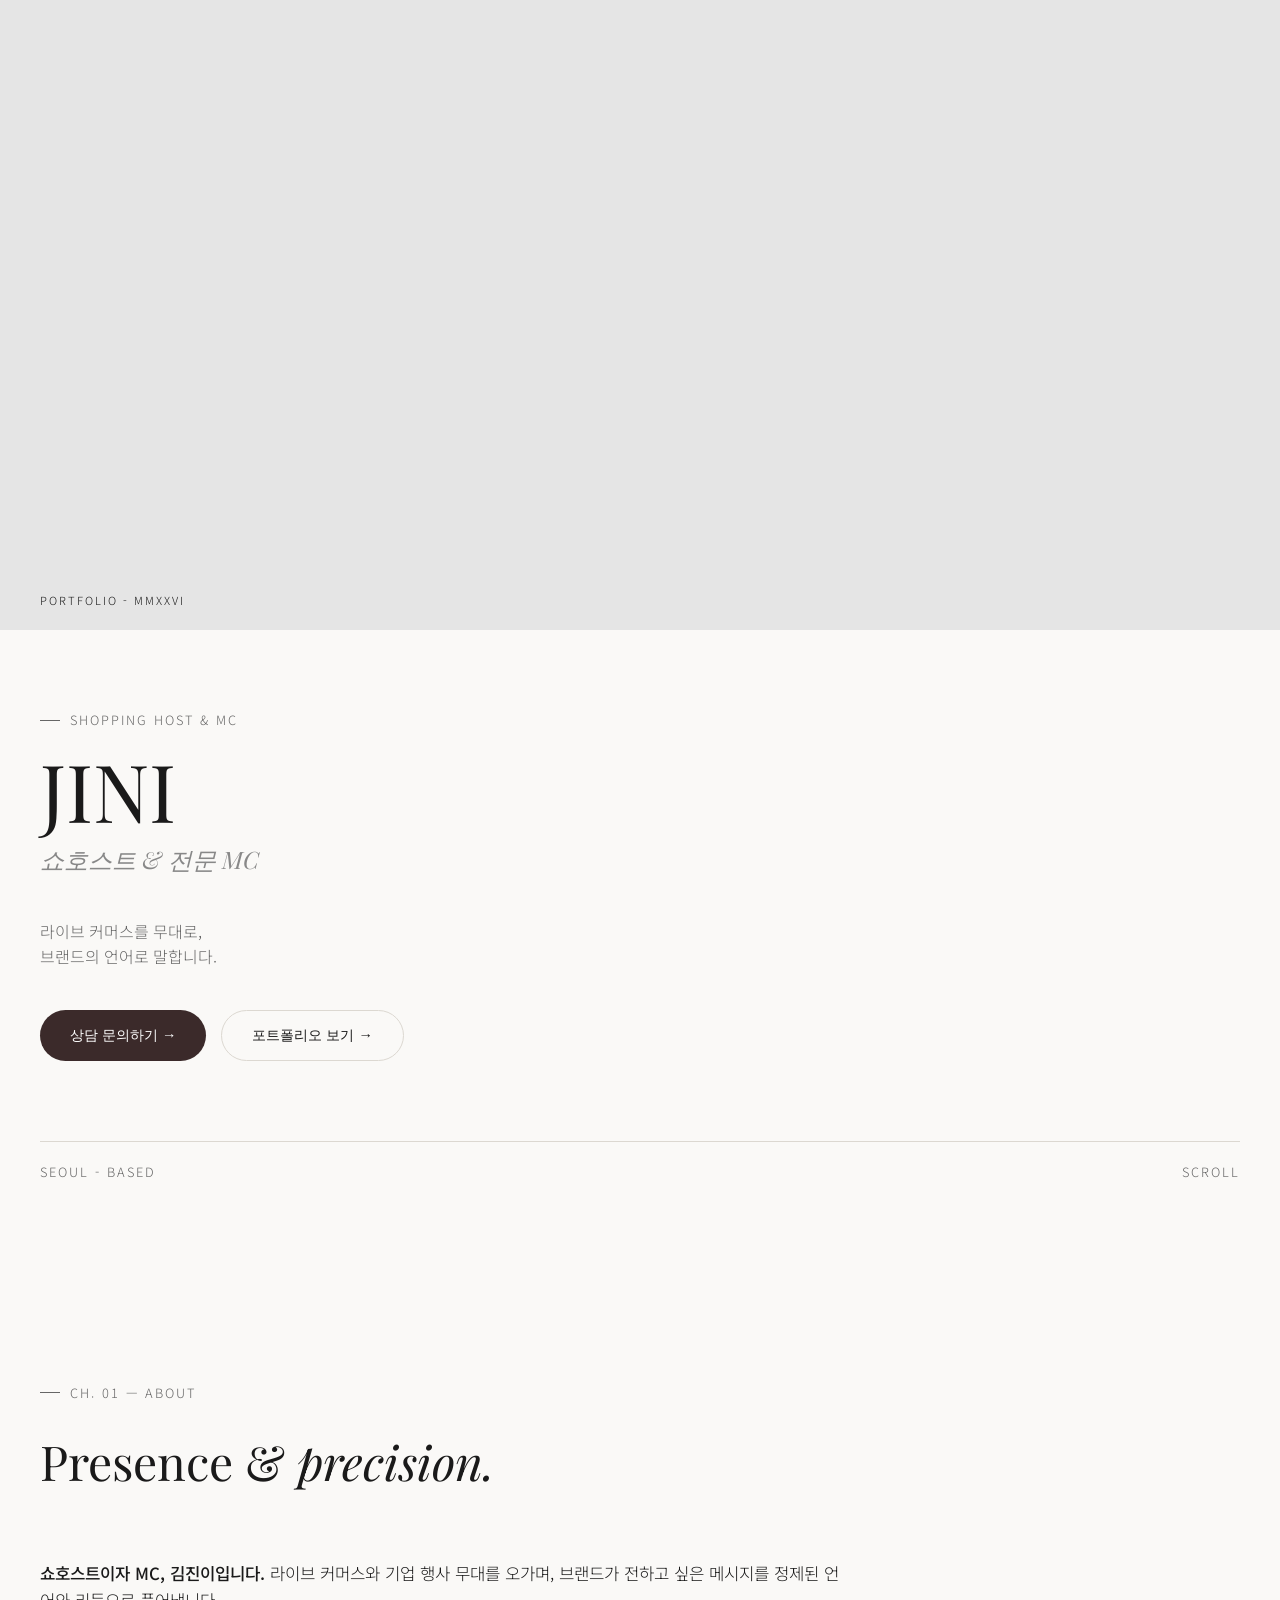
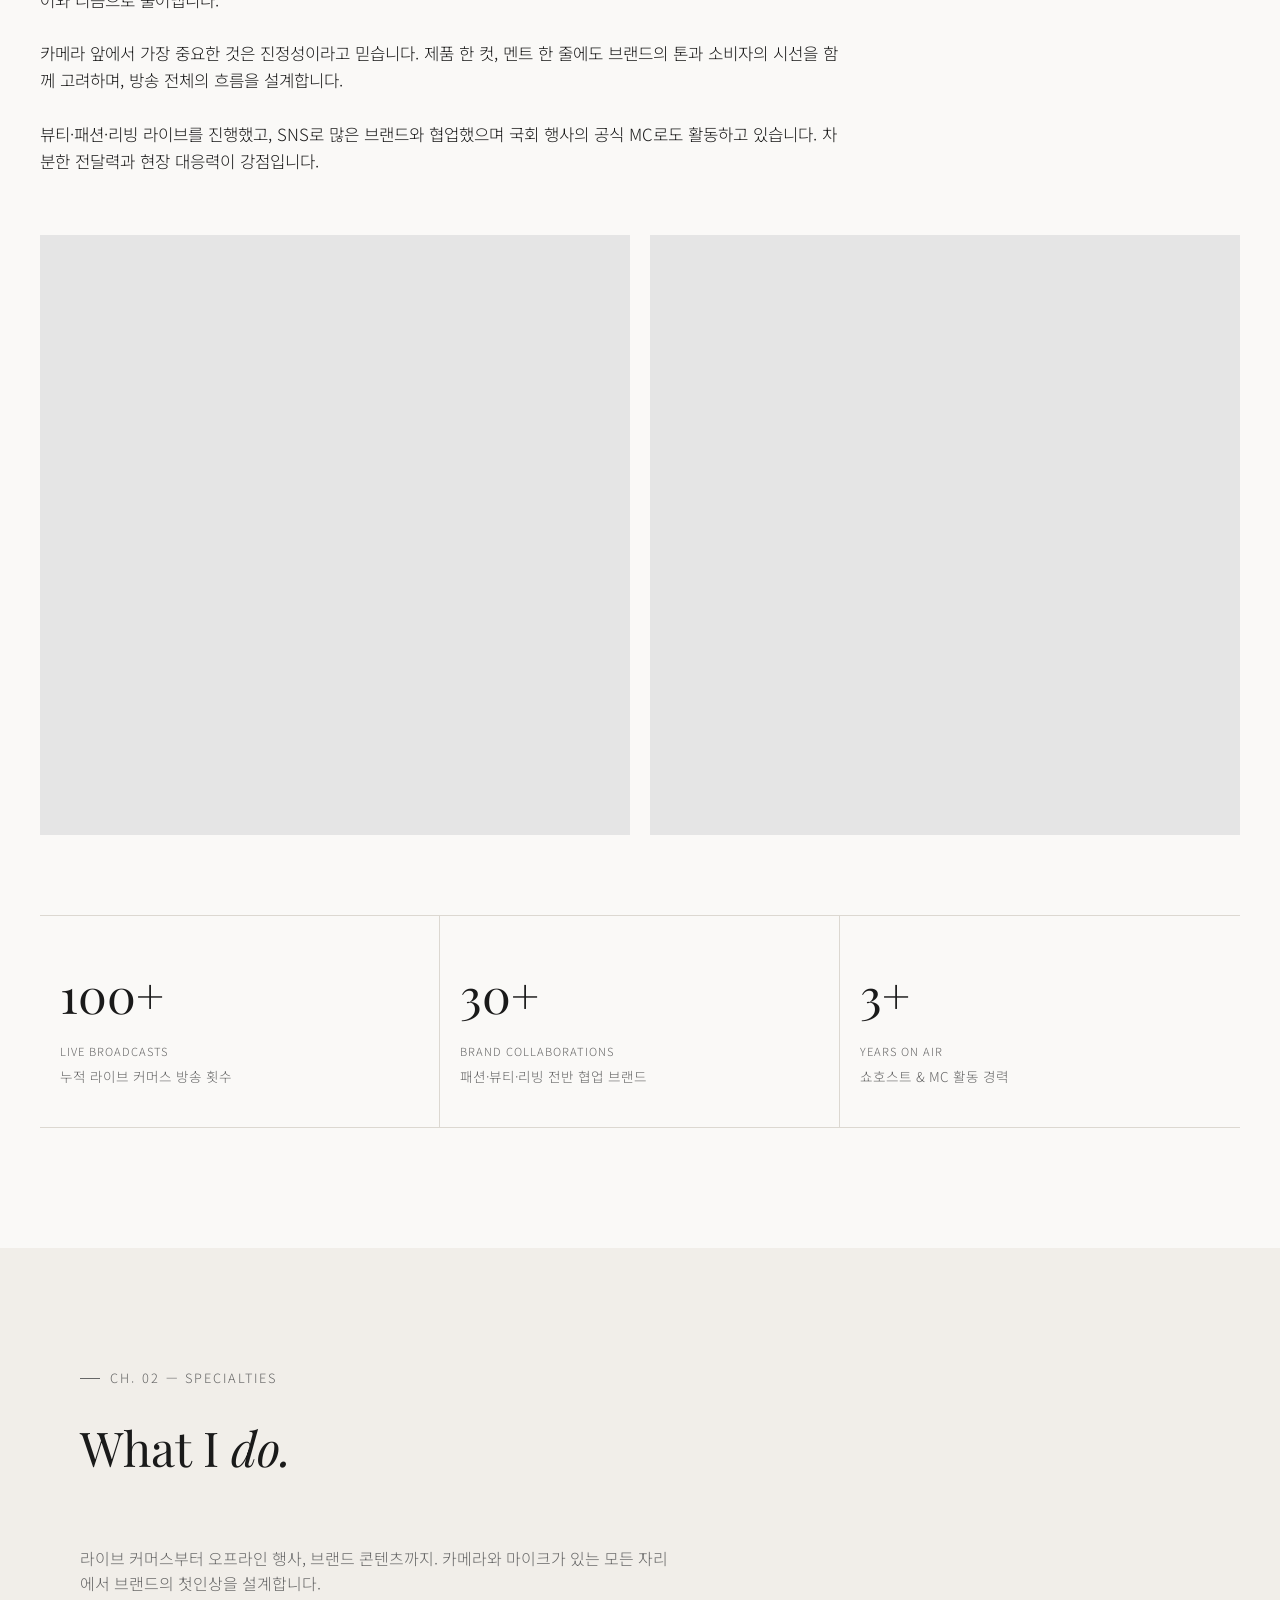
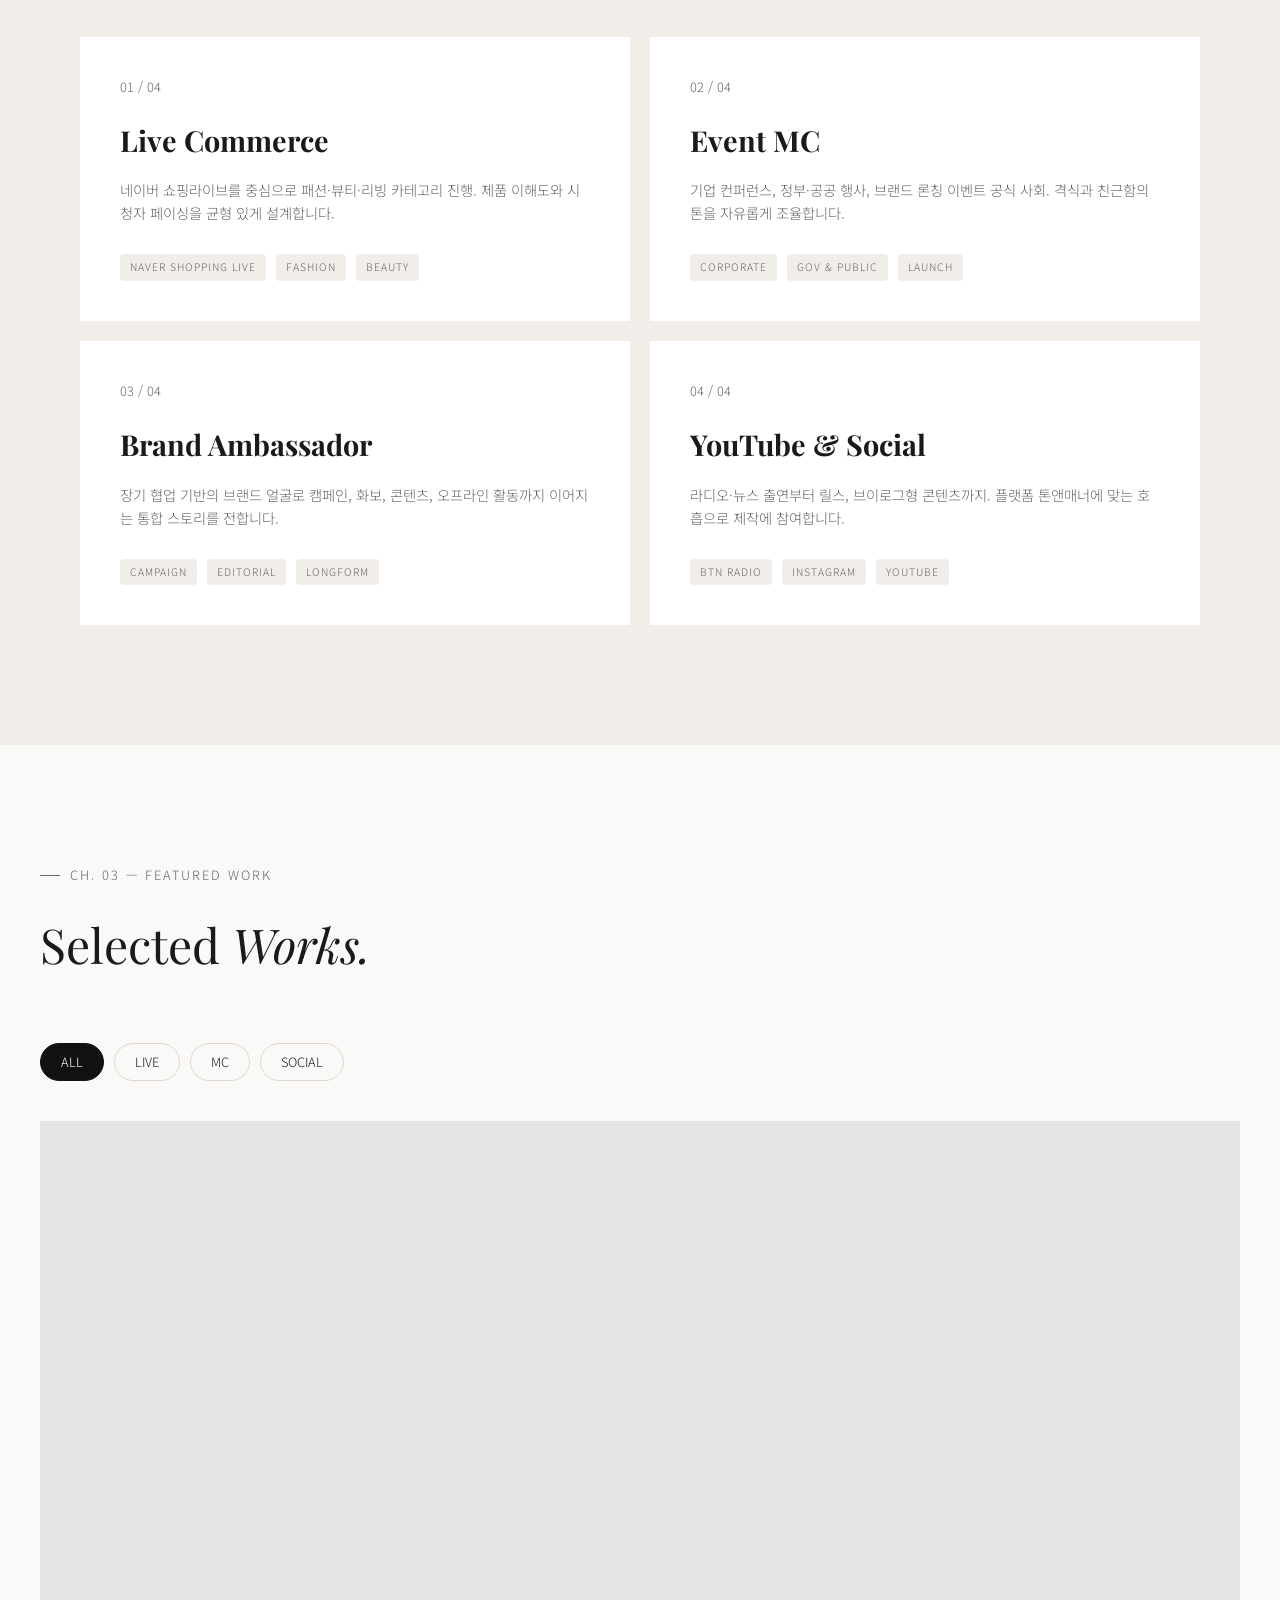
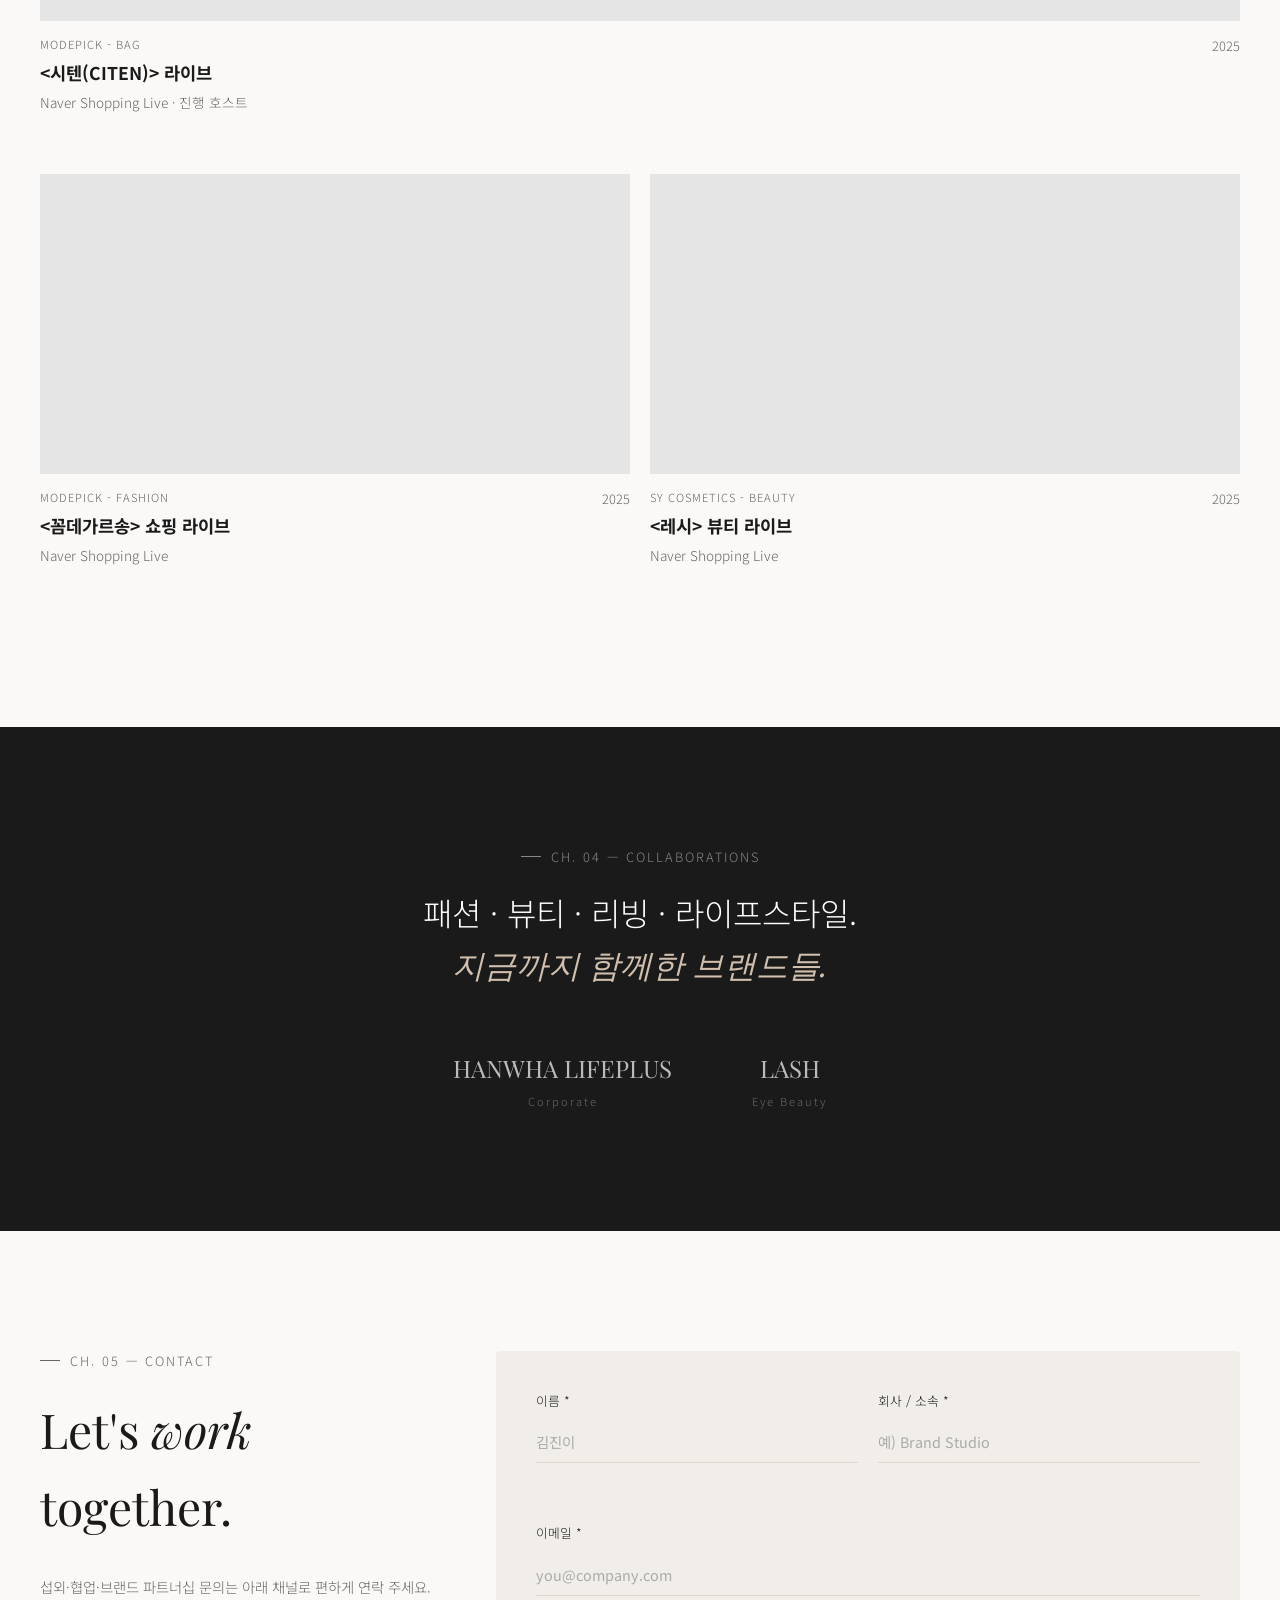
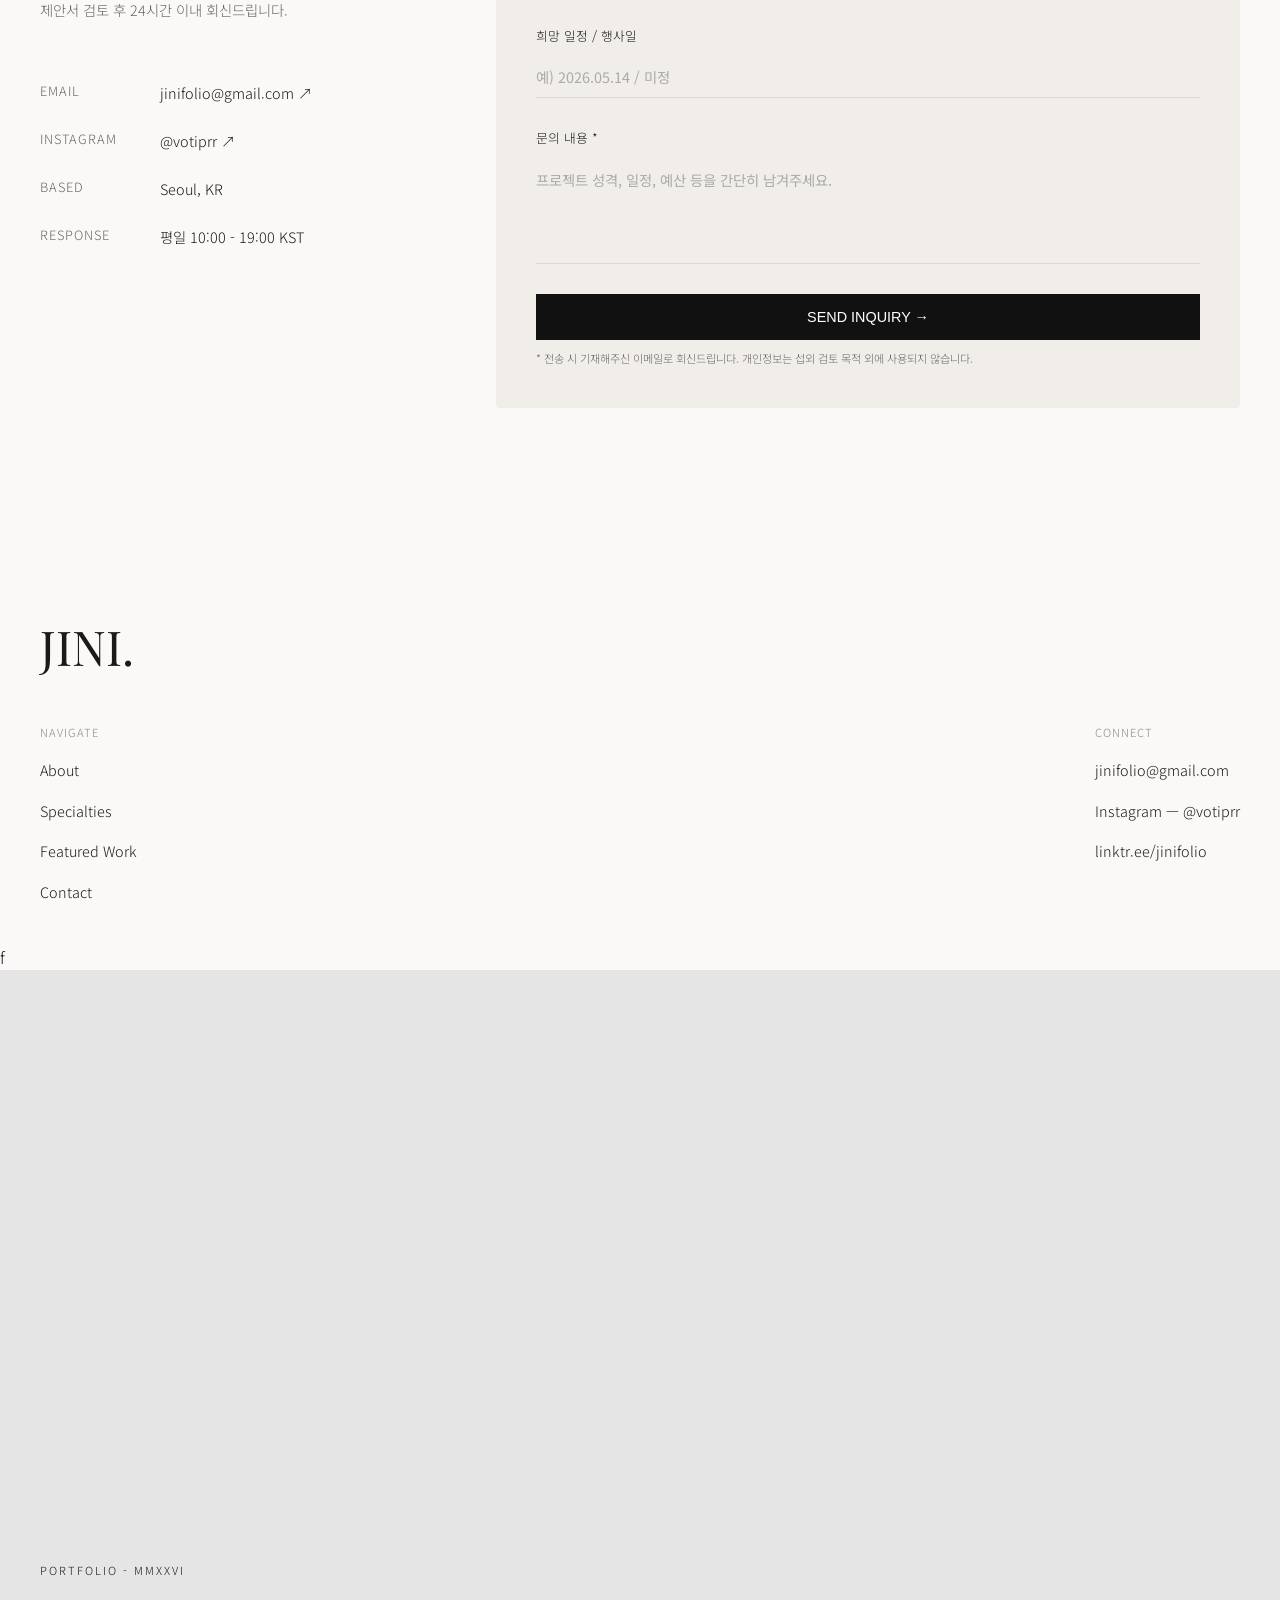
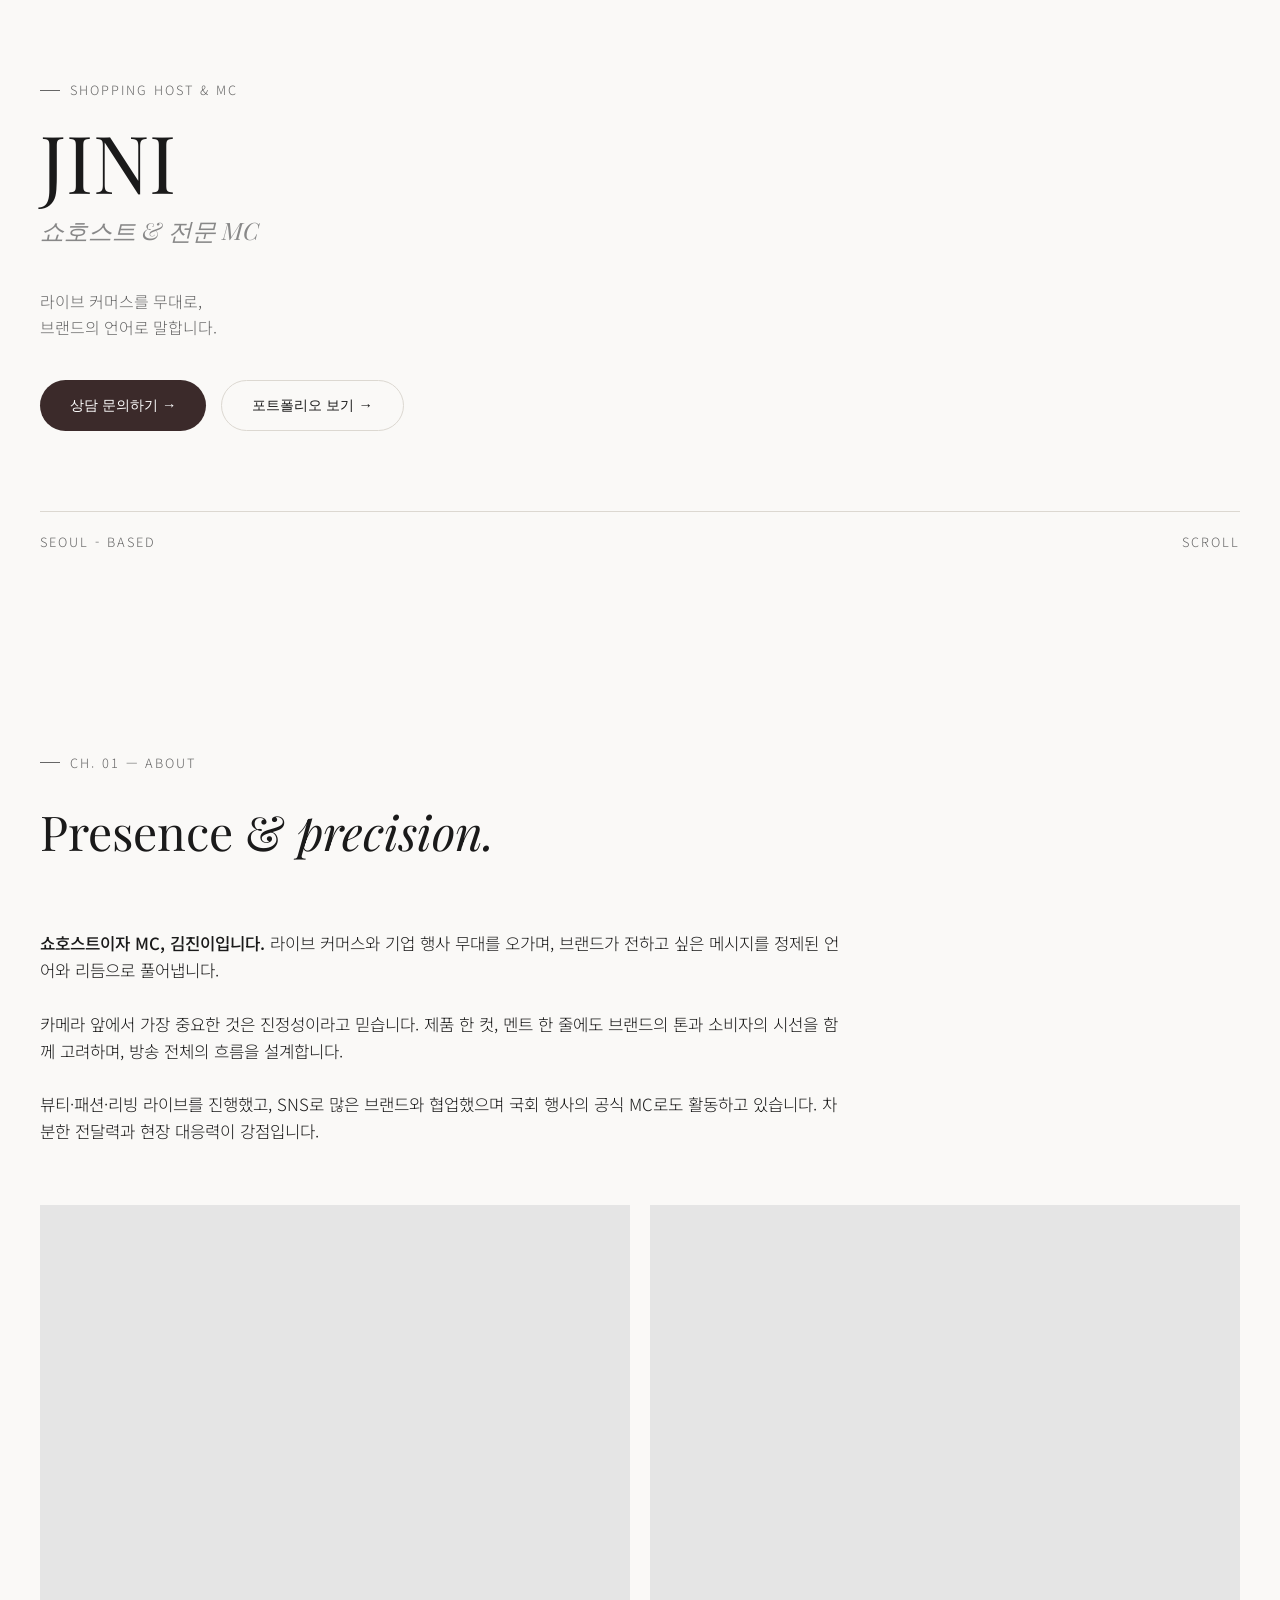
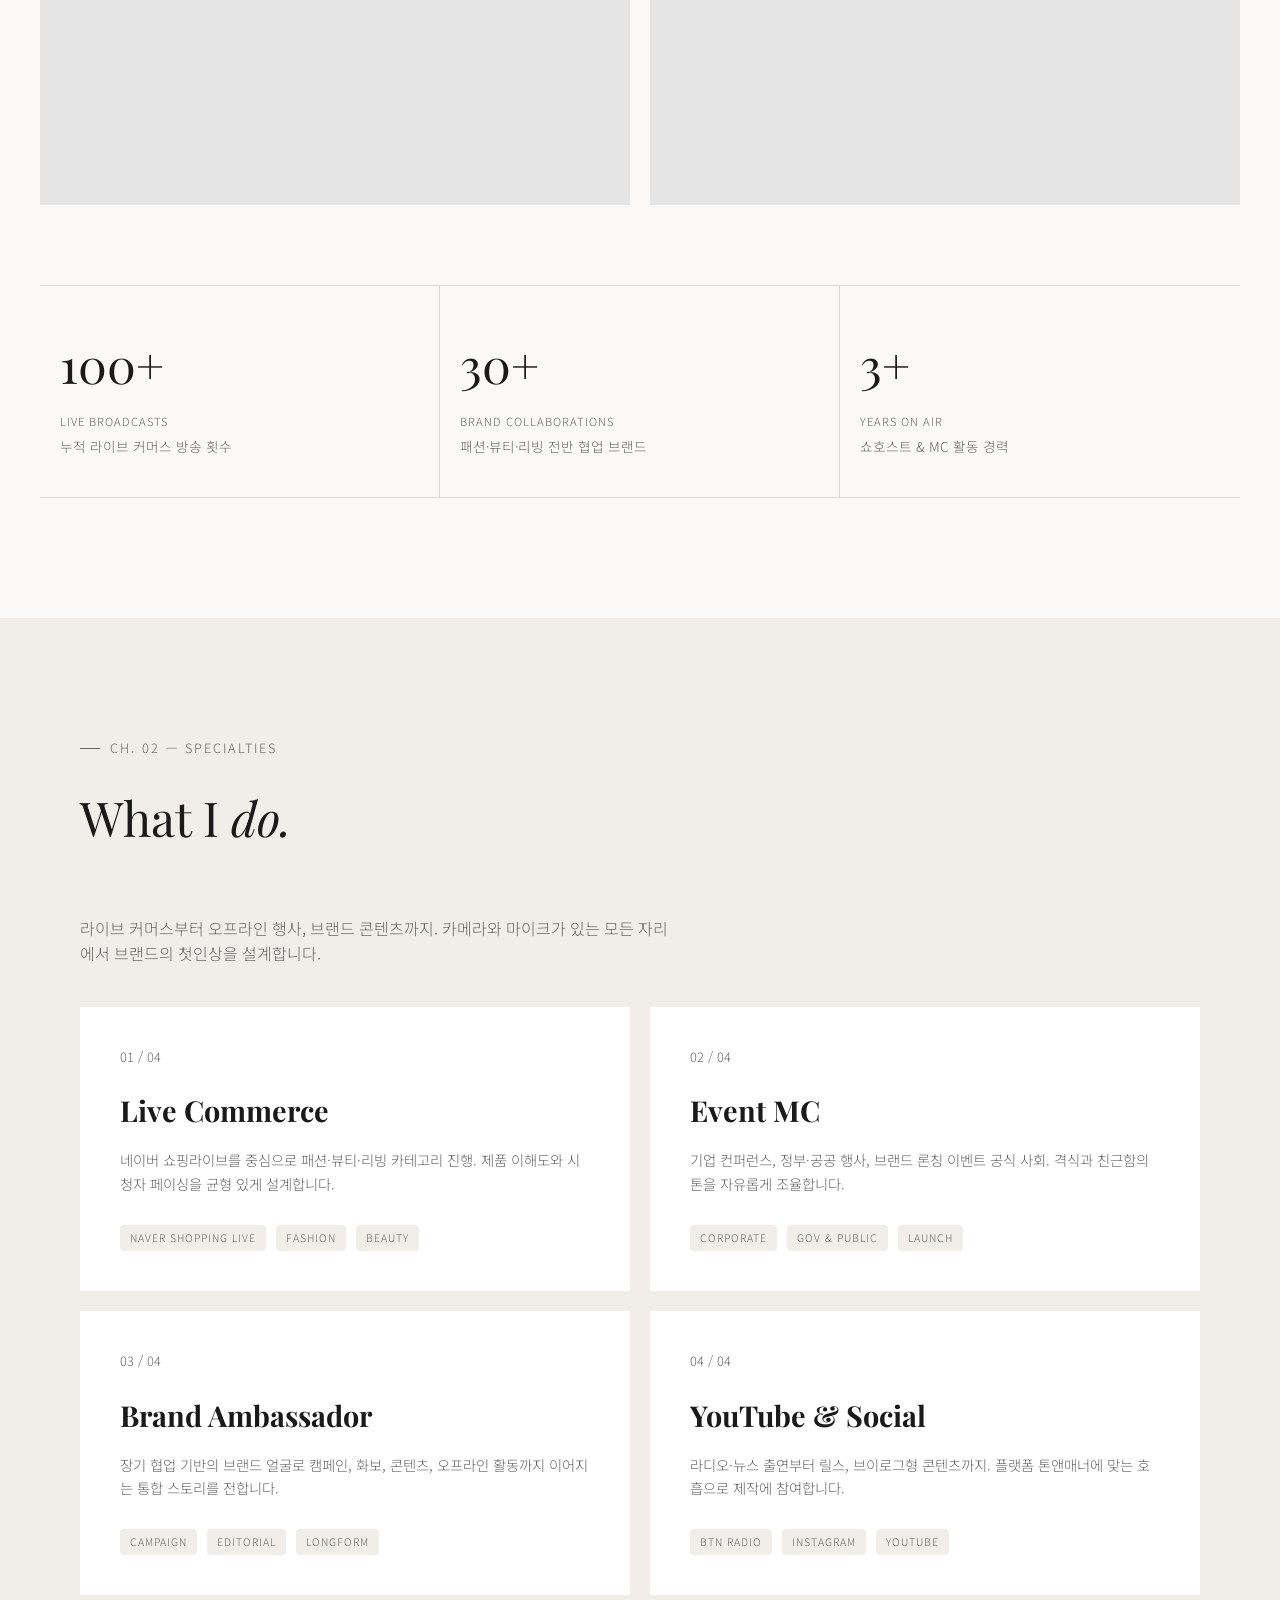
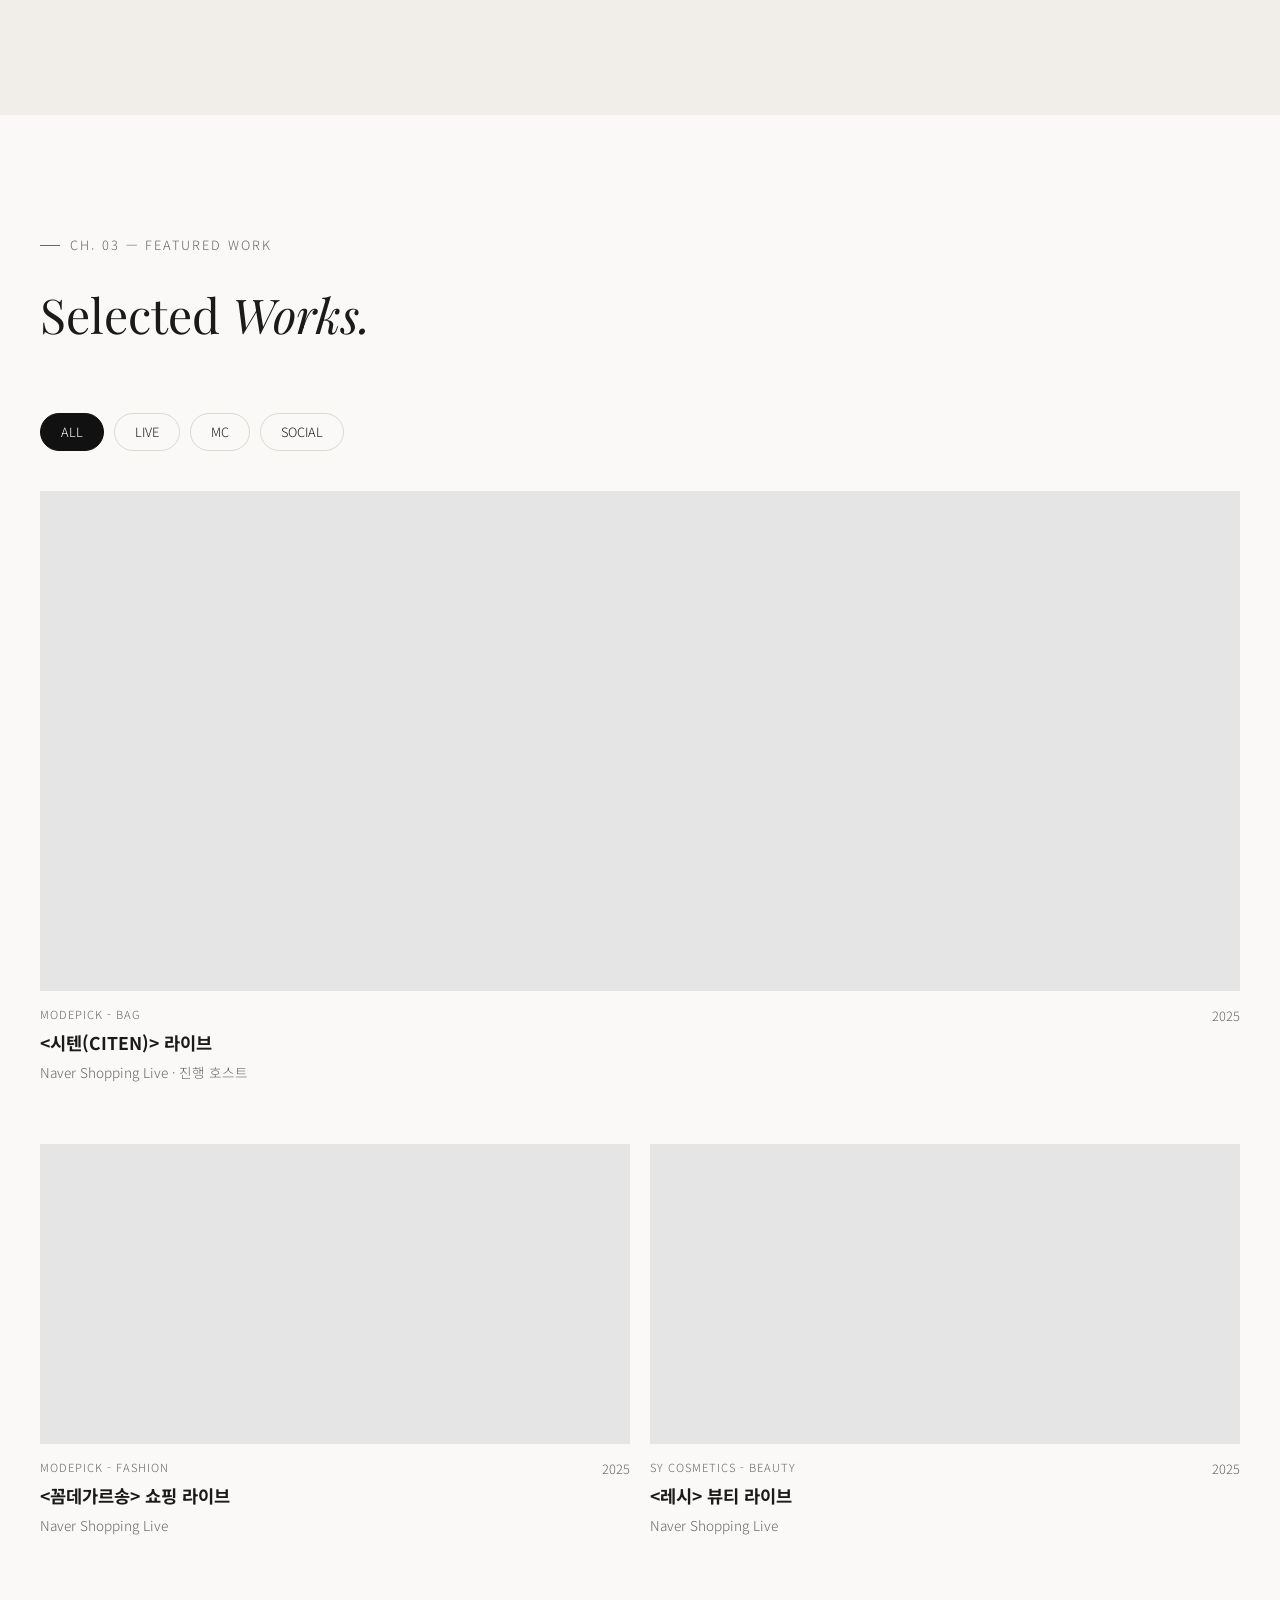
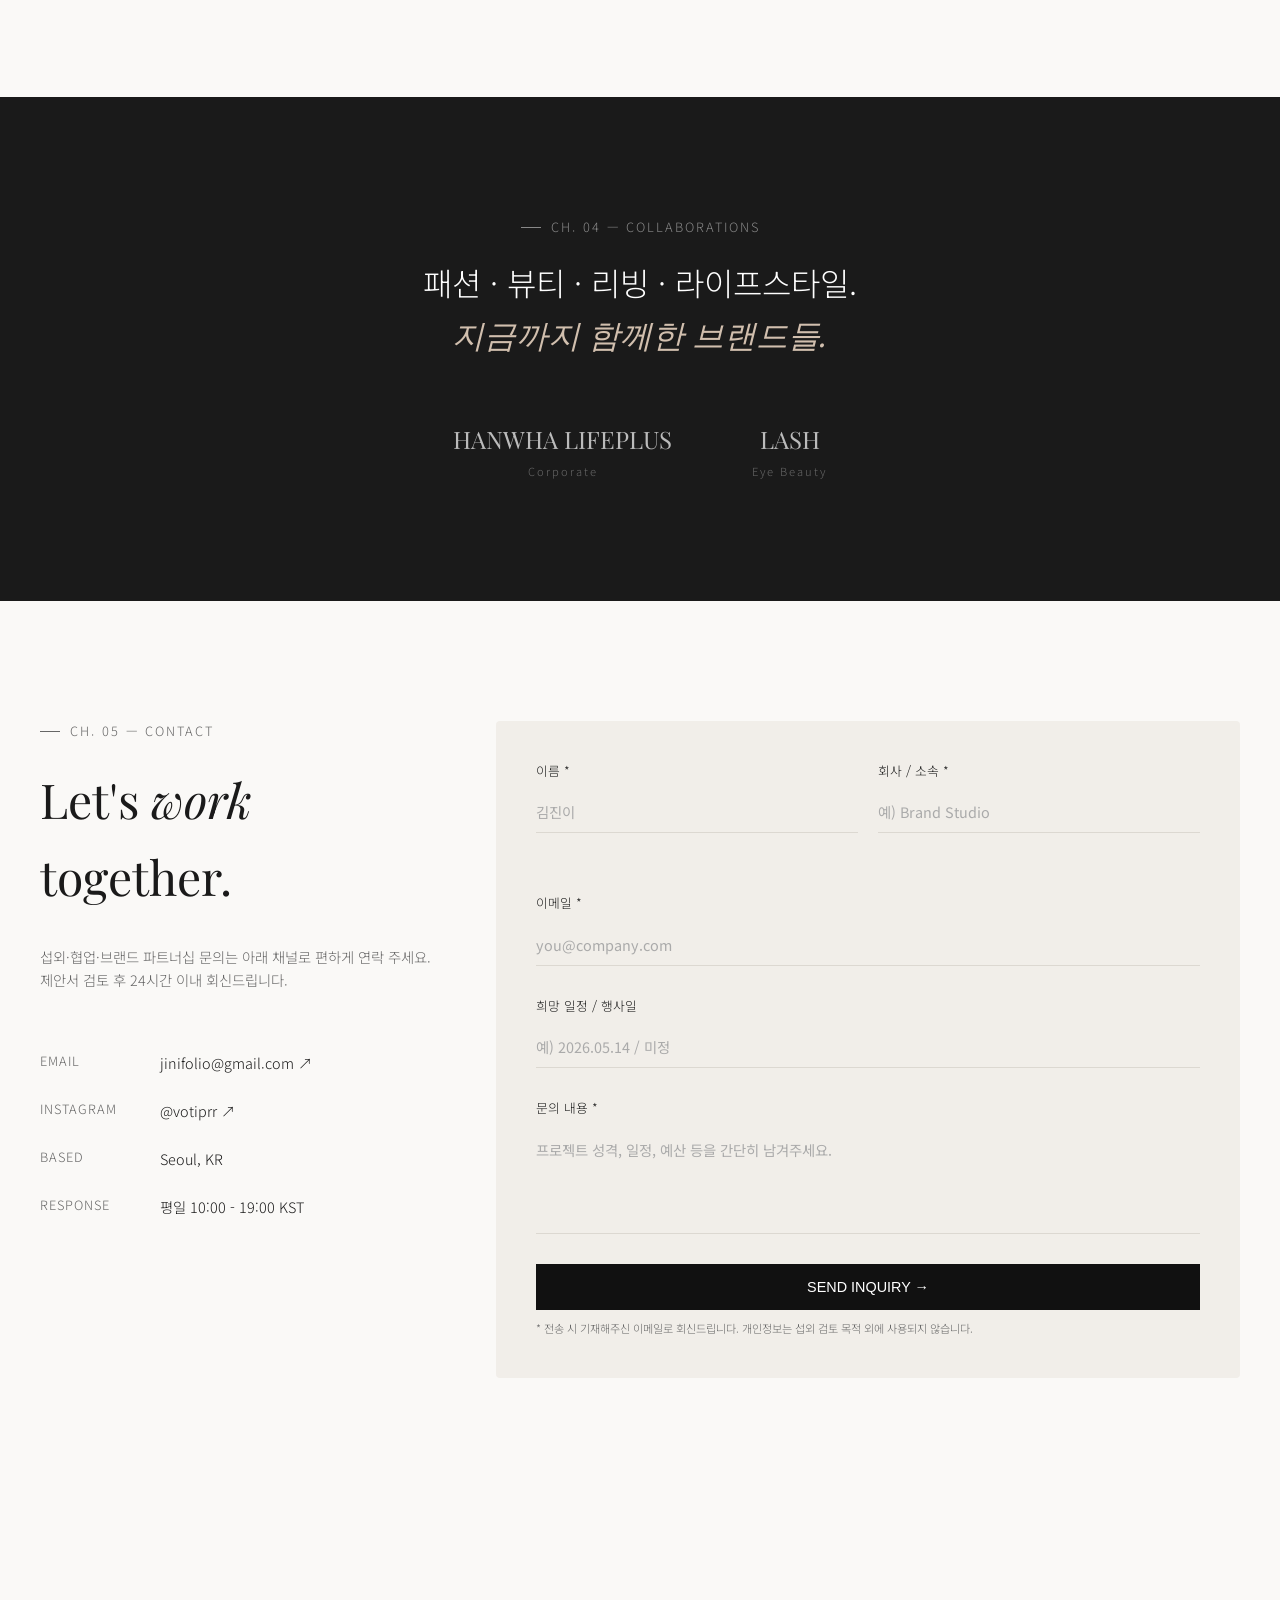
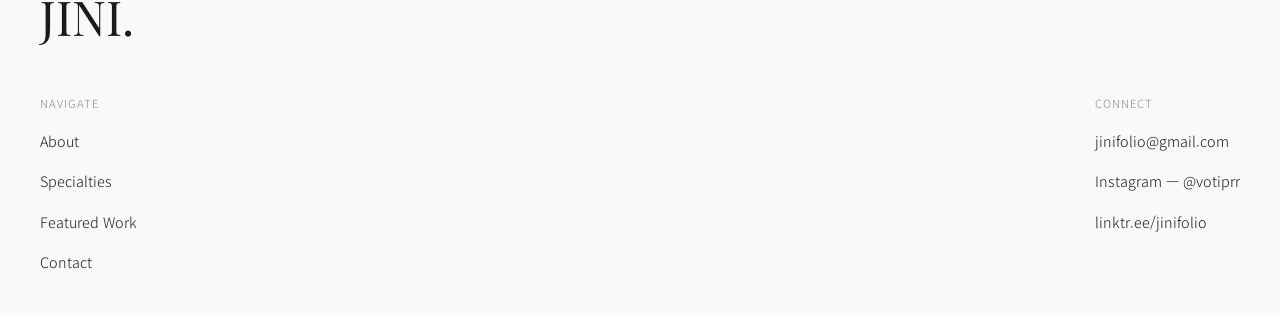
<file: index.html>
<!DOCTYPE html>

<html lang="ko">

<head>

    <meta charset="UTF-8">

    <meta name="viewport" content="width=device-width, initial-scale=1.0">

    <title>JINI - Portfolio</title>

    <!-- 폰트 로드: 영문 세리프(Playfair Display) 및 국문/영문 산세리프(Noto Sans KR) -->

    <link href="https://fonts.googleapis.com/css2?family=Noto+Sans+KR:wght@300;400;500;700&family=Playfair+Display:ital,wght@0,400;0,600;1,400;1,600&display=swap" rel="stylesheet">

    <style>

        /* 기본 설정 및 변수 */

        :root {

            --bg-color: #faf9f7; /* 전체 배경색 (연한 베이지/오프화이트) */

            --bg-alt: #f1eee9;   /* 섹션 구분용 약간 짙은 배경색 */

            --text-dark: #1a1a1a;

            --text-light: #666;

            --border-color: #dcd8d1;

            --font-serif: 'Playfair Display', serif;

            --font-sans: 'Noto Sans KR', sans-serif;

        }



        * {

            margin: 0;

            padding: 0;

            box-sizing: border-box;

        }



        body {

            font-family: var(--font-sans);

            color: var(--text-dark);

            background-color: var(--bg-color);

            line-height: 1.6;

            font-weight: 300;

        }



        a {

            text-decoration: none;

            color: inherit;

        }



        ul {

            list-style: none;

        }



        /* 공통 레이아웃 컨테이너 */

        .container {

            max-width: 1200px;

            margin: 0 auto;

            padding: 0 40px;

        }



        .section-padding {

            padding: 120px 0;

        }



        .section-header {

            margin-bottom: 60px;

        }



        .ch-label {

            font-size: 0.8rem;

            color: var(--text-light);

            letter-spacing: 2px;

            margin-bottom: 20px;

            display: flex;

            align-items: center;

        }



        .ch-label::before {

            content: "";

            display: inline-block;

            width: 20px;

            height: 1px;

            background-color: var(--text-light);

            margin-right: 10px;

        }



        h2 {

            font-family: var(--font-serif);

            font-size: 3rem;

            font-weight: 400;

        }



        h2 em {

            font-style: italic;

        }



        /* Hero Section */

        .hero-img-container {

            width: 100%;

            height: 70vh;

            background-color: #e5e5e5; /* 이미지 플레이스홀더 색상 */

            display: flex;

            align-items: flex-end;

            padding: 20px 40px;

        }

       

        .hero-img-container p {

            font-size: 0.7rem;

            letter-spacing: 2px;

        }



        .hero-content {

            padding: 80px 0;

        }



        .hero-title {

            margin-bottom: 40px;

        }



        .hero-title .role {

            font-size: 0.9rem;

            letter-spacing: 2px;

            color: var(--text-light);

            margin-bottom: 20px;

        }



        .hero-title h1 {

            font-family: var(--font-serif);

            font-size: 5rem;

            font-weight: 400;

            line-height: 1;

            margin-bottom: 10px;

        }



        .hero-title .sub-role {

            font-family: var(--font-serif);

            font-style: italic;

            font-size: 1.5rem;

            color: #888;

        }



        .hero-desc {

            max-width: 400px;

            margin-bottom: 40px;

            color: var(--text-light);

        }



        .btn-group {

            display: flex;

            gap: 15px;

            margin-bottom: 80px;

        }



        .btn {

            padding: 15px 30px;

            border-radius: 30px;

            font-size: 0.9rem;

            cursor: pointer;

            transition: all 0.3s ease;

        }



        .btn-dark {

            background-color: #3b2a2a; /* 버튼 색상 */

            color: white;

            border: none;

        }



        .btn-outline {

            background-color: transparent;

            border: 1px solid var(--border-color);

            color: var(--text-dark);

        }



        .hero-footer {

            display: flex;

            justify-content: space-between;

            font-size: 0.8rem;

            letter-spacing: 2px;

            color: var(--text-light);

            border-top: 1px solid var(--border-color);

            padding-top: 20px;

        }



        /* About Section */

        .about-text {

            max-width: 800px;

            margin-bottom: 60px;

            font-size: 1.05rem;

        }



        .about-text strong {

            font-weight: 500;

        }



        .about-images {

            display: grid;

            grid-template-columns: 1fr 1fr;

            gap: 20px;

            margin-bottom: 80px;

        }



        .about-images .img-placeholder {

            width: 100%;

            height: 600px;

            background-color: #e5e5e5;

        }



        .stats-container {

            display: grid;

            grid-template-columns: 1fr 1fr 1fr;

            border-top: 1px solid var(--border-color);

            border-bottom: 1px solid var(--border-color);

        }



        .stat-box {

            padding: 40px 20px;

            border-right: 1px solid var(--border-color);

        }



        .stat-box:last-child {

            border-right: none;

        }



        .stat-num {

            font-family: var(--font-serif);

            font-size: 3rem;

            margin-bottom: 10px;

        }



        .stat-label {

            font-size: 0.7rem;

            letter-spacing: 1px;

            color: var(--text-light);

            margin-bottom: 5px;

        }



        .stat-desc {

            font-size: 0.85rem;

            color: var(--text-light);

        }



        /* Specialties Section */

        .specialties-bg {

            background-color: var(--bg-alt);

        }



        .specialties-intro {

            margin-bottom: 40px;

            color: var(--text-light);

            max-width: 600px;

        }



        .specialties-grid {

            display: grid;

            grid-template-columns: 1fr 1fr;

            gap: 20px;

        }



        .special-card {

            background-color: white;

            padding: 40px;

            display: flex;

            flex-direction: column;

            justify-content: space-between;

            min-height: 250px;

        }



        .card-num {

            font-size: 0.8rem;

            color: var(--text-light);

            margin-bottom: 20px;

        }



        .card-title {

            font-family: var(--font-serif);

            font-size: 1.8rem;

            margin-bottom: 15px;

        }



        .card-desc {

            font-size: 0.9rem;

            color: var(--text-light);

            margin-bottom: 30px;

        }



        .card-tags {

            display: flex;

            gap: 10px;

        }



        .tag {

            font-size: 0.65rem;

            background-color: var(--bg-alt);

            padding: 5px 10px;

            border-radius: 4px;

            color: var(--text-light);

            letter-spacing: 1px;

        }



        /* Featured Works */

        .filter-tags {

            display: flex;

            gap: 10px;

            margin-bottom: 40px;

        }



        .f-tag {

            padding: 8px 20px;

            border: 1px solid var(--border-color);

            border-radius: 20px;

            font-size: 0.8rem;

            cursor: pointer;

        }



        .f-tag.active {

            background-color: #111;

            color: white;

            border-color: #111;

        }



        .works-grid {

            display: grid;

            grid-template-columns: 1fr 1fr;

            gap: 20px;

        }



        .work-item {

            margin-bottom: 40px;

        }



        .work-item.full-width {

            grid-column: 1 / -1;

        }



        .work-img {

            width: 100%;

            background-color: #e5e5e5;

            margin-bottom: 15px;

        }



        .work-img.large { height: 500px; }

        .work-img.medium { height: 300px; }

       

        .work-info {

            display: flex;

            justify-content: space-between;

        }



        .work-meta .category {

            font-size: 0.7rem;

            color: var(--text-light);

            letter-spacing: 1px;

            margin-bottom: 5px;

        }



        .work-meta h4 {

            font-size: 1.1rem;

            margin-bottom: 5px;

        }



        .work-meta p {

            font-size: 0.85rem;

            color: var(--text-light);

        }



        .work-year {

            font-size: 0.8rem;

            color: var(--text-light);

        }



        /* Collaborations Section */

        .collab-section {

            background-color: #1a1a1a;

            color: white;

            text-align: center;

        }



        .collab-section .ch-label {

            color: #888;

            justify-content: center;

        }



        .collab-section .ch-label::before {

            background-color: #888;

        }



        .collab-title {

            font-size: 2rem;

            font-family: var(--font-sans);

            font-weight: 300;

            margin-bottom: 60px;

        }



        .collab-title em {

            font-family: var(--font-serif);

            font-style: italic;

            color: #d1bfae; /* 골드/베이지 텍스트 */

        }



        .brand-logos {

            display: flex;

            justify-content: center;

            gap: 80px;

            flex-wrap: wrap;

            opacity: 0.7;

        }



        .brand-item {

            font-family: var(--font-serif);

            font-size: 1.5rem;

            text-align: center;

        }

       

        .brand-item p {

            font-family: var(--font-sans);

            font-size: 0.7rem;

            letter-spacing: 2px;

            margin-top: 5px;

            color: #888;

        }



        /* Contact Section */

        .contact-wrap {

            display: grid;

            grid-template-columns: 1fr 1fr;

            gap: 60px;

        }



        .contact-info .ch-label { margin-bottom: 20px; }

        .contact-info h2 { margin-bottom: 30px; }

       

        .contact-info p {

            color: var(--text-light);

            margin-bottom: 60px;

            font-size: 0.9rem;

        }



        .contact-list li {

            display: grid;

            grid-template-columns: 120px 1fr;

            margin-bottom: 25px;

            font-size: 0.9rem;

        }



        .contact-list .label {

            color: var(--text-light);

            letter-spacing: 1px;

            font-size: 0.8rem;

            text-transform: uppercase;

        }



        .contact-form {

            background-color: var(--bg-alt);

            padding: 40px;

            border-radius: 4px;

        }



        .form-row {

            display: grid;

            grid-template-columns: 1fr 1fr;

            gap: 20px;

            margin-bottom: 30px;

        }



        .form-group {

            display: flex;

            flex-direction: column;

            margin-bottom: 30px;

        }



        .form-group label {

            font-size: 0.8rem;

            margin-bottom: 10px;

            color: var(--text-dark);

        }



        .form-group input, .form-group textarea {

            background: transparent;

            border: none;

            border-bottom: 1px solid var(--border-color);

            padding: 10px 0;

            font-family: var(--font-sans);

            font-size: 0.9rem;

            outline: none;

            resize: none;

        }



        .form-group input::placeholder, .form-group textarea::placeholder {

            color: #aaa;

        }



        .btn-submit {

            width: 100%;

            padding: 15px;

            background-color: #111;

            color: white;

            border: none;

            font-size: 0.9rem;

            cursor: pointer;

            margin-bottom: 10px;

        }



        .form-note {

            font-size: 0.7rem;

            color: var(--text-light);

        }



        /* Footer */

        .site-footer {

            padding: 80px 0 40px;

            background-color: var(--bg-color);

        }



        .footer-logo {

            font-family: var(--font-serif);

            font-size: 3rem;

            margin-bottom: 40px;

        }



        .footer-content {

            display: flex;

            justify-content: space-between;

        }



        .footer-nav ul, .footer-social ul {

            display: flex;

            flex-direction: column;

            gap: 15px;

        }



        .footer-nav a, .footer-social a {

            font-size: 0.9rem;

            color: var(--text-dark);

        }



        /* 반응형 (간단한 처리) */

        @media (max-width: 768px) {

            .about-images, .stats-container, .specialties-grid, .works-grid, .contact-wrap, .form-row {

                grid-template-columns: 1fr;

            }

            .stat-box {

                border-right: none;

                border-bottom: 1px solid var(--border-color);

            }

            h2 { font-size: 2.5rem; }

            .hero-title h1 { font-size: 3.5rem; }

            .btn-group { flex-direction: column; }

        }

    </style>

</head>

<body>



    <!-- Hero Section -->

    <section>

        <div class="hero-img-container">

            <!-- 상단 인물 이미지 자리 -->

            <p>PORTFOLIO - MMXXVI</p>

        </div>

        <div class="container hero-content">

            <div class="ch-label">SHOPPING HOST & MC</div>

            <div class="hero-title">

                <h1>JINI</h1>

                <div class="sub-role">쇼호스트 & 전문 MC</div>

            </div>

            <p class="hero-desc">

                라이브 커머스를 무대로,<br>

                브랜드의 언어로 말합니다.

            </p>

            <div class="btn-group">

                <button class="btn btn-dark">상담 문의하기 &rarr;</button>

                <button class="btn btn-outline">포트폴리오 보기 &rarr;</button>

            </div>

            <div class="hero-footer">

                <span>SEOUL - BASED</span>

                <span>SCROLL</span>

            </div>

        </div>

    </section>



    <!-- About Section -->

    <section class="section-padding container">

        <div class="section-header">

            <div class="ch-label">CH. 01 — ABOUT</div>

            <h2>Presence & <em>precision.</em></h2>

        </div>

        <div class="about-text">

            <p><strong>쇼호스트이자 MC, 김진이입니다.</strong> 라이브 커머스와 기업 행사 무대를 오가며, 브랜드가 전하고 싶은 메시지를 정제된 언어와 리듬으로 풀어냅니다.<br><br>

            카메라 앞에서 가장 중요한 것은 진정성이라고 믿습니다. 제품 한 컷, 멘트 한 줄에도 브랜드의 톤과 소비자의 시선을 함께 고려하며, 방송 전체의 흐름을 설계합니다.<br><br>

            뷰티·패션·리빙 라이브를 진행했고, SNS로 많은 브랜드와 협업했으며 국회 행사의 공식 MC로도 활동하고 있습니다. 차분한 전달력과 현장 대응력이 강점입니다.</p>

        </div>

        <div class="about-images">

            <!-- 프로필 이미지 1 -->

            <div class="img-placeholder"></div>

            <!-- 프로필 이미지 2 -->

            <div class="img-placeholder"></div>

        </div>

        <div class="stats-container">

            <div class="stat-box">

                <div class="stat-num">100+</div>

                <div class="stat-label">LIVE BROADCASTS</div>

                <div class="stat-desc">누적 라이브 커머스 방송 횟수</div>

            </div>

            <div class="stat-box">

                <div class="stat-num">30+</div>

                <div class="stat-label">BRAND COLLABORATIONS</div>

                <div class="stat-desc">패션·뷰티·리빙 전반 협업 브랜드</div>

            </div>

            <div class="stat-box">

                <div class="stat-num">3+</div>

                <div class="stat-label">YEARS ON AIR</div>

                <div class="stat-desc">쇼호스트 & MC 활동 경력</div>

            </div>

        </div>

    </section>



    <!-- Specialties Section -->

    <section class="section-padding specialties-bg">

        <div class="container">

            <div class="section-header">

                <div class="ch-label">CH. 02 — SPECIALTIES</div>

                <h2>What I <em>do.</em></h2>

            </div>

            <p class="specialties-intro">라이브 커머스부터 오프라인 행사, 브랜드 콘텐츠까지. 카메라와 마이크가 있는 모든 자리에서 브랜드의 첫인상을 설계합니다.</p>

           

            <div class="specialties-grid">

                <!-- Card 1 -->

                <div class="special-card">

                    <div>

                        <div class="card-num">01 / 04</div>

                        <h3 class="card-title">Live Commerce</h3>

                        <p class="card-desc">네이버 쇼핑라이브를 중심으로 패션·뷰티·리빙 카테고리 진행. 제품 이해도와 시청자 페이싱을 균형 있게 설계합니다.</p>

                    </div>

                    <div class="card-tags">

                        <span class="tag">NAVER SHOPPING LIVE</span>

                        <span class="tag">FASHION</span>

                        <span class="tag">BEAUTY</span>

                    </div>

                </div>

                <!-- Card 2 -->

                <div class="special-card">

                    <div>

                        <div class="card-num">02 / 04</div>

                        <h3 class="card-title">Event MC</h3>

                        <p class="card-desc">기업 컨퍼런스, 정부·공공 행사, 브랜드 론칭 이벤트 공식 사회. 격식과 친근함의 톤을 자유롭게 조율합니다.</p>

                    </div>

                    <div class="card-tags">

                        <span class="tag">CORPORATE</span>

                        <span class="tag">GOV & PUBLIC</span>

                        <span class="tag">LAUNCH</span>

                    </div>

                </div>

                <!-- Card 3 -->

                <div class="special-card">

                    <div>

                        <div class="card-num">03 / 04</div>

                        <h3 class="card-title">Brand Ambassador</h3>

                        <p class="card-desc">장기 협업 기반의 브랜드 얼굴로 캠페인, 화보, 콘텐츠, 오프라인 활동까지 이어지는 통합 스토리를 전합니다.</p>

                    </div>

                    <div class="card-tags">

                        <span class="tag">CAMPAIGN</span>

                        <span class="tag">EDITORIAL</span>

                        <span class="tag">LONGFORM</span>

                    </div>

                </div>

                <!-- Card 4 -->

                <div class="special-card">

                    <div>

                        <div class="card-num">04 / 04</div>

                        <h3 class="card-title">YouTube & Social</h3>

                        <p class="card-desc">라디오·뉴스 출연부터 릴스, 브이로그형 콘텐츠까지. 플랫폼 톤앤매너에 맞는 호흡으로 제작에 참여합니다.</p>

                    </div>

                    <div class="card-tags">

                        <span class="tag">BTN RADIO</span>

                        <span class="tag">INSTAGRAM</span>

                        <span class="tag">YOUTUBE</span>

                    </div>

                </div>

            </div>

        </div>

    </section>



    <!-- Featured Works Section -->

    <section class="section-padding container">

        <div class="section-header">

            <div class="ch-label">CH. 03 — FEATURED WORK</div>

            <h2>Selected <em>Works.</em></h2>

        </div>

        <div class="filter-tags">

            <span class="f-tag active">ALL</span>

            <span class="f-tag">LIVE</span>

            <span class="f-tag">MC</span>

            <span class="f-tag">SOCIAL</span>

        </div>



        <div class="works-grid">

            <!-- Work Item 1 (Full width example) -->

            <div class="work-item full-width">

                <div class="work-img large"></div>

                <div class="work-info">

                    <div class="work-meta">

                        <div class="category">MODEPICK - BAG</div>

                        <h4><시텐(CITEN)> 라이브</h4>

                        <p>Naver Shopping Live · 진행 호스트</p>

                    </div>

                    <div class="work-year">2025</div>

                </div>

            </div>



            <!-- Work Item 2 -->

            <div class="work-item">

                <div class="work-img medium"></div>

                <div class="work-info">

                    <div class="work-meta">

                        <div class="category">MODEPICK - FASHION</div>

                        <h4><꼼데가르송> 쇼핑 라이브</h4>

                        <p>Naver Shopping Live</p>

                    </div>

                    <div class="work-year">2025</div>

                </div>

            </div>



            <!-- Work Item 3 -->

            <div class="work-item">

                <div class="work-img medium"></div>

                <div class="work-info">

                    <div class="work-meta">

                        <div class="category">SY COSMETICS - BEAUTY</div>

                        <h4><레시> 뷰티 라이브</h4>

                        <p>Naver Shopping Live</p>

                    </div>

                    <div class="work-year">2025</div>

                </div>

            </div>

           

            <!-- 추가 아이템들은 위 구조를 반복하시면 됩니다 -->

        </div>

    </section>



    <!-- Collaborations Section -->

    <section class="section-padding collab-section">

        <div class="container">

            <div class="ch-label">CH. 04 — COLLABORATIONS</div>

            <h2 class="collab-title">패션 · 뷰티 · 리빙 · 라이프스타일.<br><em>지금까지 함께한 브랜드들.</em></h2>

           

            <div class="brand-logos">

                <div class="brand-item">

                    HANWHA LIFEPLUS

                    <p>Corporate</p>

                </div>

                <div class="brand-item">

                    LASH

                    <p>Eye Beauty</p>

                </div>

                <!-- 추가 브랜드명 텍스트 -->

            </div>

        </div>

    </section>



    <!-- Contact Section -->

    <section class="section-padding container">

        <div class="contact-wrap">

            <div class="contact-info">

                <div class="ch-label">CH. 05 — CONTACT</div>

                <h2>Let's <em>work</em><br>together.</h2>

                <p>섭외·협업·브랜드 파트너십 문의는 아래 채널로 편하게 연락 주세요.<br>제안서 검토 후 24시간 이내 회신드립니다.</p>

               

                <ul class="contact-list">

                    <li>

                        <span class="label">EMAIL</span>

                        <span>jinifolio@gmail.com &nearr;</span>

                    </li>

                    <li>

                        <span class="label">INSTAGRAM</span>

                        <span>@votiprr &nearr;</span>

                    </li>

                    <li>

                        <span class="label">BASED</span>

                        <span>Seoul, KR</span>

                    </li>

                    <li>

                        <span class="label">RESPONSE</span>

                        <span>평일 10:00 - 19:00 KST</span>

                    </li>

                </ul>

            </div>

           

            <div class="contact-form">

                <div class="form-row">

                    <div class="form-group">

                        <label>이름 *</label>

                        <input type="text" placeholder="김진이">

                    </div>

                    <div class="form-group">

                        <label>회사 / 소속 *</label>

                        <input type="text" placeholder="예) Brand Studio">

                    </div>

                </div>

                <div class="form-group">

                    <label>이메일 *</label>

                    <input type="email" placeholder="you@company.com">

                </div>

                <div class="form-group">

                    <label>희망 일정 / 행사일</label>

                    <input type="text" placeholder="예) 2026.05.14 / 미정">

                </div>

                <div class="form-group">

                    <label>문의 내용 *</label>

                    <textarea rows="4" placeholder="프로젝트 성격, 일정, 예산 등을 간단히 남겨주세요."></textarea>

                </div>

                <button class="btn-submit">SEND INQUIRY &rarr;</button>

                <p class="form-note">* 전송 시 기재해주신 이메일로 회신드립니다. 개인정보는 섭외 검토 목적 외에 사용되지 않습니다.</p>

            </div>

        </div>

    </section>



    <!-- Footer -->

    <footer class="site-footer container">

        <div class="footer-logo">JINI.</div>

        <div class="footer-content">

            <div class="footer-nav">

                <div class="label" style="font-size:0.7rem; color:#888; margin-bottom:15px; letter-spacing:1px;">NAVIGATE</div>

                <ul>

                    <li><a href="#">About</a></li>

                    <li><a href="#">Specialties</a></li>

                    <li><a href="#">Featured Work</a></li>

                    <li><a href="#">Contact</a></li>

                </ul>

            </div>

            <div class="footer-social">

                <div class="label" style="font-size:0.7rem; color:#888; margin-bottom:15px; letter-spacing:1px;">CONNECT</div>

                <ul>

                    <li><a href="#">jinifolio@gmail.com</a></li>

                    <li><a href="#">Instagram — @votiprr</a></li>

                    <li><a href="#">linktr.ee/jinifolio</a></li>

                </ul>

            </div>

        </div>

    </footer>



</body>

</html>f<!DOCTYPE html>

<html lang="ko">

<head>

    <meta charset="UTF-8">

    <meta name="viewport" content="width=device-width, initial-scale=1.0">

    <title>JINI - Portfolio</title>

    <!-- 폰트 로드: 영문 세리프(Playfair Display) 및 국문/영문 산세리프(Noto Sans KR) -->

    <link href="https://fonts.googleapis.com/css2?family=Noto+Sans+KR:wght@300;400;500;700&family=Playfair+Display:ital,wght@0,400;0,600;1,400;1,600&display=swap" rel="stylesheet">

    <style>

        /* 기본 설정 및 변수 */

        :root {

            --bg-color: #faf9f7; /* 전체 배경색 (연한 베이지/오프화이트) */

            --bg-alt: #f1eee9;   /* 섹션 구분용 약간 짙은 배경색 */

            --text-dark: #1a1a1a;

            --text-light: #666;

            --border-color: #dcd8d1;

            --font-serif: 'Playfair Display', serif;

            --font-sans: 'Noto Sans KR', sans-serif;

        }



        * {

            margin: 0;

            padding: 0;

            box-sizing: border-box;

        }



        body {

            font-family: var(--font-sans);

            color: var(--text-dark);

            background-color: var(--bg-color);

            line-height: 1.6;

            font-weight: 300;

        }



        a {

            text-decoration: none;

            color: inherit;

        }



        ul {

            list-style: none;

        }



        /* 공통 레이아웃 컨테이너 */

        .container {

            max-width: 1200px;

            margin: 0 auto;

            padding: 0 40px;

        }



        .section-padding {

            padding: 120px 0;

        }



        .section-header {

            margin-bottom: 60px;

        }



        .ch-label {

            font-size: 0.8rem;

            color: var(--text-light);

            letter-spacing: 2px;

            margin-bottom: 20px;

            display: flex;

            align-items: center;

        }



        .ch-label::before {

            content: "";

            display: inline-block;

            width: 20px;

            height: 1px;

            background-color: var(--text-light);

            margin-right: 10px;

        }



        h2 {

            font-family: var(--font-serif);

            font-size: 3rem;

            font-weight: 400;

        }



        h2 em {

            font-style: italic;

        }



        /* Hero Section */

        .hero-img-container {

            width: 100%;

            height: 70vh;

            background-color: #e5e5e5; /* 이미지 플레이스홀더 색상 */

            display: flex;

            align-items: flex-end;

            padding: 20px 40px;

        }

       

        .hero-img-container p {

            font-size: 0.7rem;

            letter-spacing: 2px;

        }



        .hero-content {

            padding: 80px 0;

        }



        .hero-title {

            margin-bottom: 40px;

        }



        .hero-title .role {

            font-size: 0.9rem;

            letter-spacing: 2px;

            color: var(--text-light);

            margin-bottom: 20px;

        }



        .hero-title h1 {

            font-family: var(--font-serif);

            font-size: 5rem;

            font-weight: 400;

            line-height: 1;

            margin-bottom: 10px;

        }



        .hero-title .sub-role {

            font-family: var(--font-serif);

            font-style: italic;

            font-size: 1.5rem;

            color: #888;

        }



        .hero-desc {

            max-width: 400px;

            margin-bottom: 40px;

            color: var(--text-light);

        }



        .btn-group {

            display: flex;

            gap: 15px;

            margin-bottom: 80px;

        }



        .btn {

            padding: 15px 30px;

            border-radius: 30px;

            font-size: 0.9rem;

            cursor: pointer;

            transition: all 0.3s ease;

        }



        .btn-dark {

            background-color: #3b2a2a; /* 버튼 색상 */

            color: white;

            border: none;

        }



        .btn-outline {

            background-color: transparent;

            border: 1px solid var(--border-color);

            color: var(--text-dark);

        }



        .hero-footer {

            display: flex;

            justify-content: space-between;

            font-size: 0.8rem;

            letter-spacing: 2px;

            color: var(--text-light);

            border-top: 1px solid var(--border-color);

            padding-top: 20px;

        }



        /* About Section */

        .about-text {

            max-width: 800px;

            margin-bottom: 60px;

            font-size: 1.05rem;

        }



        .about-text strong {

            font-weight: 500;

        }



        .about-images {

            display: grid;

            grid-template-columns: 1fr 1fr;

            gap: 20px;

            margin-bottom: 80px;

        }



        .about-images .img-placeholder {

            width: 100%;

            height: 600px;

            background-color: #e5e5e5;

        }



        .stats-container {

            display: grid;

            grid-template-columns: 1fr 1fr 1fr;

            border-top: 1px solid var(--border-color);

            border-bottom: 1px solid var(--border-color);

        }



        .stat-box {

            padding: 40px 20px;

            border-right: 1px solid var(--border-color);

        }



        .stat-box:last-child {

            border-right: none;

        }



        .stat-num {

            font-family: var(--font-serif);

            font-size: 3rem;

            margin-bottom: 10px;

        }



        .stat-label {

            font-size: 0.7rem;

            letter-spacing: 1px;

            color: var(--text-light);

            margin-bottom: 5px;

        }



        .stat-desc {

            font-size: 0.85rem;

            color: var(--text-light);

        }



        /* Specialties Section */

        .specialties-bg {

            background-color: var(--bg-alt);

        }



        .specialties-intro {

            margin-bottom: 40px;

            color: var(--text-light);

            max-width: 600px;

        }



        .specialties-grid {

            display: grid;

            grid-template-columns: 1fr 1fr;

            gap: 20px;

        }



        .special-card {

            background-color: white;

            padding: 40px;

            display: flex;

            flex-direction: column;

            justify-content: space-between;

            min-height: 250px;

        }



        .card-num {

            font-size: 0.8rem;

            color: var(--text-light);

            margin-bottom: 20px;

        }



        .card-title {

            font-family: var(--font-serif);

            font-size: 1.8rem;

            margin-bottom: 15px;

        }



        .card-desc {

            font-size: 0.9rem;

            color: var(--text-light);

            margin-bottom: 30px;

        }



        .card-tags {

            display: flex;

            gap: 10px;

        }



        .tag {

            font-size: 0.65rem;

            background-color: var(--bg-alt);

            padding: 5px 10px;

            border-radius: 4px;

            color: var(--text-light);

            letter-spacing: 1px;

        }



        /* Featured Works */

        .filter-tags {

            display: flex;

            gap: 10px;

            margin-bottom: 40px;

        }



        .f-tag {

            padding: 8px 20px;

            border: 1px solid var(--border-color);

            border-radius: 20px;

            font-size: 0.8rem;

            cursor: pointer;

        }



        .f-tag.active {

            background-color: #111;

            color: white;

            border-color: #111;

        }



        .works-grid {

            display: grid;

            grid-template-columns: 1fr 1fr;

            gap: 20px;

        }



        .work-item {

            margin-bottom: 40px;

        }



        .work-item.full-width {

            grid-column: 1 / -1;

        }



        .work-img {

            width: 100%;

            background-color: #e5e5e5;

            margin-bottom: 15px;

        }



        .work-img.large { height: 500px; }

        .work-img.medium { height: 300px; }

       

        .work-info {

            display: flex;

            justify-content: space-between;

        }



        .work-meta .category {

            font-size: 0.7rem;

            color: var(--text-light);

            letter-spacing: 1px;

            margin-bottom: 5px;

        }



        .work-meta h4 {

            font-size: 1.1rem;

            margin-bottom: 5px;

        }



        .work-meta p {

            font-size: 0.85rem;

            color: var(--text-light);

        }



        .work-year {

            font-size: 0.8rem;

            color: var(--text-light);

        }



        /* Collaborations Section */

        .collab-section {

            background-color: #1a1a1a;

            color: white;

            text-align: center;

        }



        .collab-section .ch-label {

            color: #888;

            justify-content: center;

        }



        .collab-section .ch-label::before {

            background-color: #888;

        }



        .collab-title {

            font-size: 2rem;

            font-family: var(--font-sans);

            font-weight: 300;

            margin-bottom: 60px;

        }



        .collab-title em {

            font-family: var(--font-serif);

            font-style: italic;

            color: #d1bfae; /* 골드/베이지 텍스트 */

        }



        .brand-logos {

            display: flex;

            justify-content: center;

            gap: 80px;

            flex-wrap: wrap;

            opacity: 0.7;

        }



        .brand-item {

            font-family: var(--font-serif);

            font-size: 1.5rem;

            text-align: center;

        }

       

        .brand-item p {

            font-family: var(--font-sans);

            font-size: 0.7rem;

            letter-spacing: 2px;

            margin-top: 5px;

            color: #888;

        }



        /* Contact Section */

        .contact-wrap {

            display: grid;

            grid-template-columns: 1fr 1fr;

            gap: 60px;

        }



        .contact-info .ch-label { margin-bottom: 20px; }

        .contact-info h2 { margin-bottom: 30px; }

       

        .contact-info p {

            color: var(--text-light);

            margin-bottom: 60px;

            font-size: 0.9rem;

        }



        .contact-list li {

            display: grid;

            grid-template-columns: 120px 1fr;

            margin-bottom: 25px;

            font-size: 0.9rem;

        }



        .contact-list .label {

            color: var(--text-light);

            letter-spacing: 1px;

            font-size: 0.8rem;

            text-transform: uppercase;

        }



        .contact-form {

            background-color: var(--bg-alt);

            padding: 40px;

            border-radius: 4px;

        }



        .form-row {

            display: grid;

            grid-template-columns: 1fr 1fr;

            gap: 20px;

            margin-bottom: 30px;

        }



        .form-group {

            display: flex;

            flex-direction: column;

            margin-bottom: 30px;

        }



        .form-group label {

            font-size: 0.8rem;

            margin-bottom: 10px;

            color: var(--text-dark);

        }



        .form-group input, .form-group textarea {

            background: transparent;

            border: none;

            border-bottom: 1px solid var(--border-color);

            padding: 10px 0;

            font-family: var(--font-sans);

            font-size: 0.9rem;

            outline: none;

            resize: none;

        }



        .form-group input::placeholder, .form-group textarea::placeholder {

            color: #aaa;

        }



        .btn-submit {

            width: 100%;

            padding: 15px;

            background-color: #111;

            color: white;

            border: none;

            font-size: 0.9rem;

            cursor: pointer;

            margin-bottom: 10px;

        }



        .form-note {

            font-size: 0.7rem;

            color: var(--text-light);

        }



        /* Footer */

        .site-footer {

            padding: 80px 0 40px;

            background-color: var(--bg-color);

        }



        .footer-logo {

            font-family: var(--font-serif);

            font-size: 3rem;

            margin-bottom: 40px;

        }



        .footer-content {

            display: flex;

            justify-content: space-between;

        }



        .footer-nav ul, .footer-social ul {

            display: flex;

            flex-direction: column;

            gap: 15px;

        }



        .footer-nav a, .footer-social a {

            font-size: 0.9rem;

            color: var(--text-dark);

        }



        /* 반응형 (간단한 처리) */

        @media (max-width: 768px) {

            .about-images, .stats-container, .specialties-grid, .works-grid, .contact-wrap, .form-row {

                grid-template-columns: 1fr;

            }

            .stat-box {

                border-right: none;

                border-bottom: 1px solid var(--border-color);

            }

            h2 { font-size: 2.5rem; }

            .hero-title h1 { font-size: 3.5rem; }

            .btn-group { flex-direction: column; }

        }

    </style>

</head>

<body>



    <!-- Hero Section -->

    <section>

        <div class="hero-img-container">

            <!-- 상단 인물 이미지 자리 -->

            <p>PORTFOLIO - MMXXVI</p>

        </div>

        <div class="container hero-content">

            <div class="ch-label">SHOPPING HOST & MC</div>

            <div class="hero-title">

                <h1>JINI</h1>

                <div class="sub-role">쇼호스트 & 전문 MC</div>

            </div>

            <p class="hero-desc">

                라이브 커머스를 무대로,<br>

                브랜드의 언어로 말합니다.

            </p>

            <div class="btn-group">

                <button class="btn btn-dark">상담 문의하기 &rarr;</button>

                <button class="btn btn-outline">포트폴리오 보기 &rarr;</button>

            </div>

            <div class="hero-footer">

                <span>SEOUL - BASED</span>

                <span>SCROLL</span>

            </div>

        </div>

    </section>



    <!-- About Section -->

    <section class="section-padding container">

        <div class="section-header">

            <div class="ch-label">CH. 01 — ABOUT</div>

            <h2>Presence & <em>precision.</em></h2>

        </div>

        <div class="about-text">

            <p><strong>쇼호스트이자 MC, 김진이입니다.</strong> 라이브 커머스와 기업 행사 무대를 오가며, 브랜드가 전하고 싶은 메시지를 정제된 언어와 리듬으로 풀어냅니다.<br><br>

            카메라 앞에서 가장 중요한 것은 진정성이라고 믿습니다. 제품 한 컷, 멘트 한 줄에도 브랜드의 톤과 소비자의 시선을 함께 고려하며, 방송 전체의 흐름을 설계합니다.<br><br>

            뷰티·패션·리빙 라이브를 진행했고, SNS로 많은 브랜드와 협업했으며 국회 행사의 공식 MC로도 활동하고 있습니다. 차분한 전달력과 현장 대응력이 강점입니다.</p>

        </div>

        <div class="about-images">

            <!-- 프로필 이미지 1 -->

            <div class="img-placeholder"></div>

            <!-- 프로필 이미지 2 -->

            <div class="img-placeholder"></div>

        </div>

        <div class="stats-container">

            <div class="stat-box">

                <div class="stat-num">100+</div>

                <div class="stat-label">LIVE BROADCASTS</div>

                <div class="stat-desc">누적 라이브 커머스 방송 횟수</div>

            </div>

            <div class="stat-box">

                <div class="stat-num">30+</div>

                <div class="stat-label">BRAND COLLABORATIONS</div>

                <div class="stat-desc">패션·뷰티·리빙 전반 협업 브랜드</div>

            </div>

            <div class="stat-box">

                <div class="stat-num">3+</div>

                <div class="stat-label">YEARS ON AIR</div>

                <div class="stat-desc">쇼호스트 & MC 활동 경력</div>

            </div>

        </div>

    </section>



    <!-- Specialties Section -->

    <section class="section-padding specialties-bg">

        <div class="container">

            <div class="section-header">

                <div class="ch-label">CH. 02 — SPECIALTIES</div>

                <h2>What I <em>do.</em></h2>

            </div>

            <p class="specialties-intro">라이브 커머스부터 오프라인 행사, 브랜드 콘텐츠까지. 카메라와 마이크가 있는 모든 자리에서 브랜드의 첫인상을 설계합니다.</p>

           

            <div class="specialties-grid">

                <!-- Card 1 -->

                <div class="special-card">

                    <div>

                        <div class="card-num">01 / 04</div>

                        <h3 class="card-title">Live Commerce</h3>

                        <p class="card-desc">네이버 쇼핑라이브를 중심으로 패션·뷰티·리빙 카테고리 진행. 제품 이해도와 시청자 페이싱을 균형 있게 설계합니다.</p>

                    </div>

                    <div class="card-tags">

                        <span class="tag">NAVER SHOPPING LIVE</span>

                        <span class="tag">FASHION</span>

                        <span class="tag">BEAUTY</span>

                    </div>

                </div>

                <!-- Card 2 -->

                <div class="special-card">

                    <div>

                        <div class="card-num">02 / 04</div>

                        <h3 class="card-title">Event MC</h3>

                        <p class="card-desc">기업 컨퍼런스, 정부·공공 행사, 브랜드 론칭 이벤트 공식 사회. 격식과 친근함의 톤을 자유롭게 조율합니다.</p>

                    </div>

                    <div class="card-tags">

                        <span class="tag">CORPORATE</span>

                        <span class="tag">GOV & PUBLIC</span>

                        <span class="tag">LAUNCH</span>

                    </div>

                </div>

                <!-- Card 3 -->

                <div class="special-card">

                    <div>

                        <div class="card-num">03 / 04</div>

                        <h3 class="card-title">Brand Ambassador</h3>

                        <p class="card-desc">장기 협업 기반의 브랜드 얼굴로 캠페인, 화보, 콘텐츠, 오프라인 활동까지 이어지는 통합 스토리를 전합니다.</p>

                    </div>

                    <div class="card-tags">

                        <span class="tag">CAMPAIGN</span>

                        <span class="tag">EDITORIAL</span>

                        <span class="tag">LONGFORM</span>

                    </div>

                </div>

                <!-- Card 4 -->

                <div class="special-card">

                    <div>

                        <div class="card-num">04 / 04</div>

                        <h3 class="card-title">YouTube & Social</h3>

                        <p class="card-desc">라디오·뉴스 출연부터 릴스, 브이로그형 콘텐츠까지. 플랫폼 톤앤매너에 맞는 호흡으로 제작에 참여합니다.</p>

                    </div>

                    <div class="card-tags">

                        <span class="tag">BTN RADIO</span>

                        <span class="tag">INSTAGRAM</span>

                        <span class="tag">YOUTUBE</span>

                    </div>

                </div>

            </div>

        </div>

    </section>



    <!-- Featured Works Section -->

    <section class="section-padding container">

        <div class="section-header">

            <div class="ch-label">CH. 03 — FEATURED WORK</div>

            <h2>Selected <em>Works.</em></h2>

        </div>

        <div class="filter-tags">

            <span class="f-tag active">ALL</span>

            <span class="f-tag">LIVE</span>

            <span class="f-tag">MC</span>

            <span class="f-tag">SOCIAL</span>

        </div>



        <div class="works-grid">

            <!-- Work Item 1 (Full width example) -->

            <div class="work-item full-width">

                <div class="work-img large"></div>

                <div class="work-info">

                    <div class="work-meta">

                        <div class="category">MODEPICK - BAG</div>

                        <h4><시텐(CITEN)> 라이브</h4>

                        <p>Naver Shopping Live · 진행 호스트</p>

                    </div>

                    <div class="work-year">2025</div>

                </div>

            </div>



            <!-- Work Item 2 -->

            <div class="work-item">

                <div class="work-img medium"></div>

                <div class="work-info">

                    <div class="work-meta">

                        <div class="category">MODEPICK - FASHION</div>

                        <h4><꼼데가르송> 쇼핑 라이브</h4>

                        <p>Naver Shopping Live</p>

                    </div>

                    <div class="work-year">2025</div>

                </div>

            </div>



            <!-- Work Item 3 -->

            <div class="work-item">

                <div class="work-img medium"></div>

                <div class="work-info">

                    <div class="work-meta">

                        <div class="category">SY COSMETICS - BEAUTY</div>

                        <h4><레시> 뷰티 라이브</h4>

                        <p>Naver Shopping Live</p>

                    </div>

                    <div class="work-year">2025</div>

                </div>

            </div>

           

            <!-- 추가 아이템들은 위 구조를 반복하시면 됩니다 -->

        </div>

    </section>



    <!-- Collaborations Section -->

    <section class="section-padding collab-section">

        <div class="container">

            <div class="ch-label">CH. 04 — COLLABORATIONS</div>

            <h2 class="collab-title">패션 · 뷰티 · 리빙 · 라이프스타일.<br><em>지금까지 함께한 브랜드들.</em></h2>

           

            <div class="brand-logos">

                <div class="brand-item">

                    HANWHA LIFEPLUS

                    <p>Corporate</p>

                </div>

                <div class="brand-item">

                    LASH

                    <p>Eye Beauty</p>

                </div>

                <!-- 추가 브랜드명 텍스트 -->

            </div>

        </div>

    </section>



    <!-- Contact Section -->

    <section class="section-padding container">

        <div class="contact-wrap">

            <div class="contact-info">

                <div class="ch-label">CH. 05 — CONTACT</div>

                <h2>Let's <em>work</em><br>together.</h2>

                <p>섭외·협업·브랜드 파트너십 문의는 아래 채널로 편하게 연락 주세요.<br>제안서 검토 후 24시간 이내 회신드립니다.</p>

               

                <ul class="contact-list">

                    <li>

                        <span class="label">EMAIL</span>

                        <span>jinifolio@gmail.com &nearr;</span>

                    </li>

                    <li>

                        <span class="label">INSTAGRAM</span>

                        <span>@votiprr &nearr;</span>

                    </li>

                    <li>

                        <span class="label">BASED</span>

                        <span>Seoul, KR</span>

                    </li>

                    <li>

                        <span class="label">RESPONSE</span>

                        <span>평일 10:00 - 19:00 KST</span>

                    </li>

                </ul>

            </div>

           

            <div class="contact-form">

                <div class="form-row">

                    <div class="form-group">

                        <label>이름 *</label>

                        <input type="text" placeholder="김진이">

                    </div>

                    <div class="form-group">

                        <label>회사 / 소속 *</label>

                        <input type="text" placeholder="예) Brand Studio">

                    </div>

                </div>

                <div class="form-group">

                    <label>이메일 *</label>

                    <input type="email" placeholder="you@company.com">

                </div>

                <div class="form-group">

                    <label>희망 일정 / 행사일</label>

                    <input type="text" placeholder="예) 2026.05.14 / 미정">

                </div>

                <div class="form-group">

                    <label>문의 내용 *</label>

                    <textarea rows="4" placeholder="프로젝트 성격, 일정, 예산 등을 간단히 남겨주세요."></textarea>

                </div>

                <button class="btn-submit">SEND INQUIRY &rarr;</button>

                <p class="form-note">* 전송 시 기재해주신 이메일로 회신드립니다. 개인정보는 섭외 검토 목적 외에 사용되지 않습니다.</p>

            </div>

        </div>

    </section>



    <!-- Footer -->

    <footer class="site-footer container">

        <div class="footer-logo">JINI.</div>

        <div class="footer-content">

            <div class="footer-nav">

                <div class="label" style="font-size:0.7rem; color:#888; margin-bottom:15px; letter-spacing:1px;">NAVIGATE</div>

                <ul>

                    <li><a href="#">About</a></li>

                    <li><a href="#">Specialties</a></li>

                    <li><a href="#">Featured Work</a></li>

                    <li><a href="#">Contact</a></li>

                </ul>

            </div>

            <div class="footer-social">

                <div class="label" style="font-size:0.7rem; color:#888; margin-bottom:15px; letter-spacing:1px;">CONNECT</div>

                <ul>

                    <li><a href="#">jinifolio@gmail.com</a></li>

                    <li><a href="#">Instagram — @votiprr</a></li>

                    <li><a href="#">linktr.ee/jinifolio</a></li>

                </ul>

            </div>

        </div>

    </footer>



</body>

</html>
</file>
